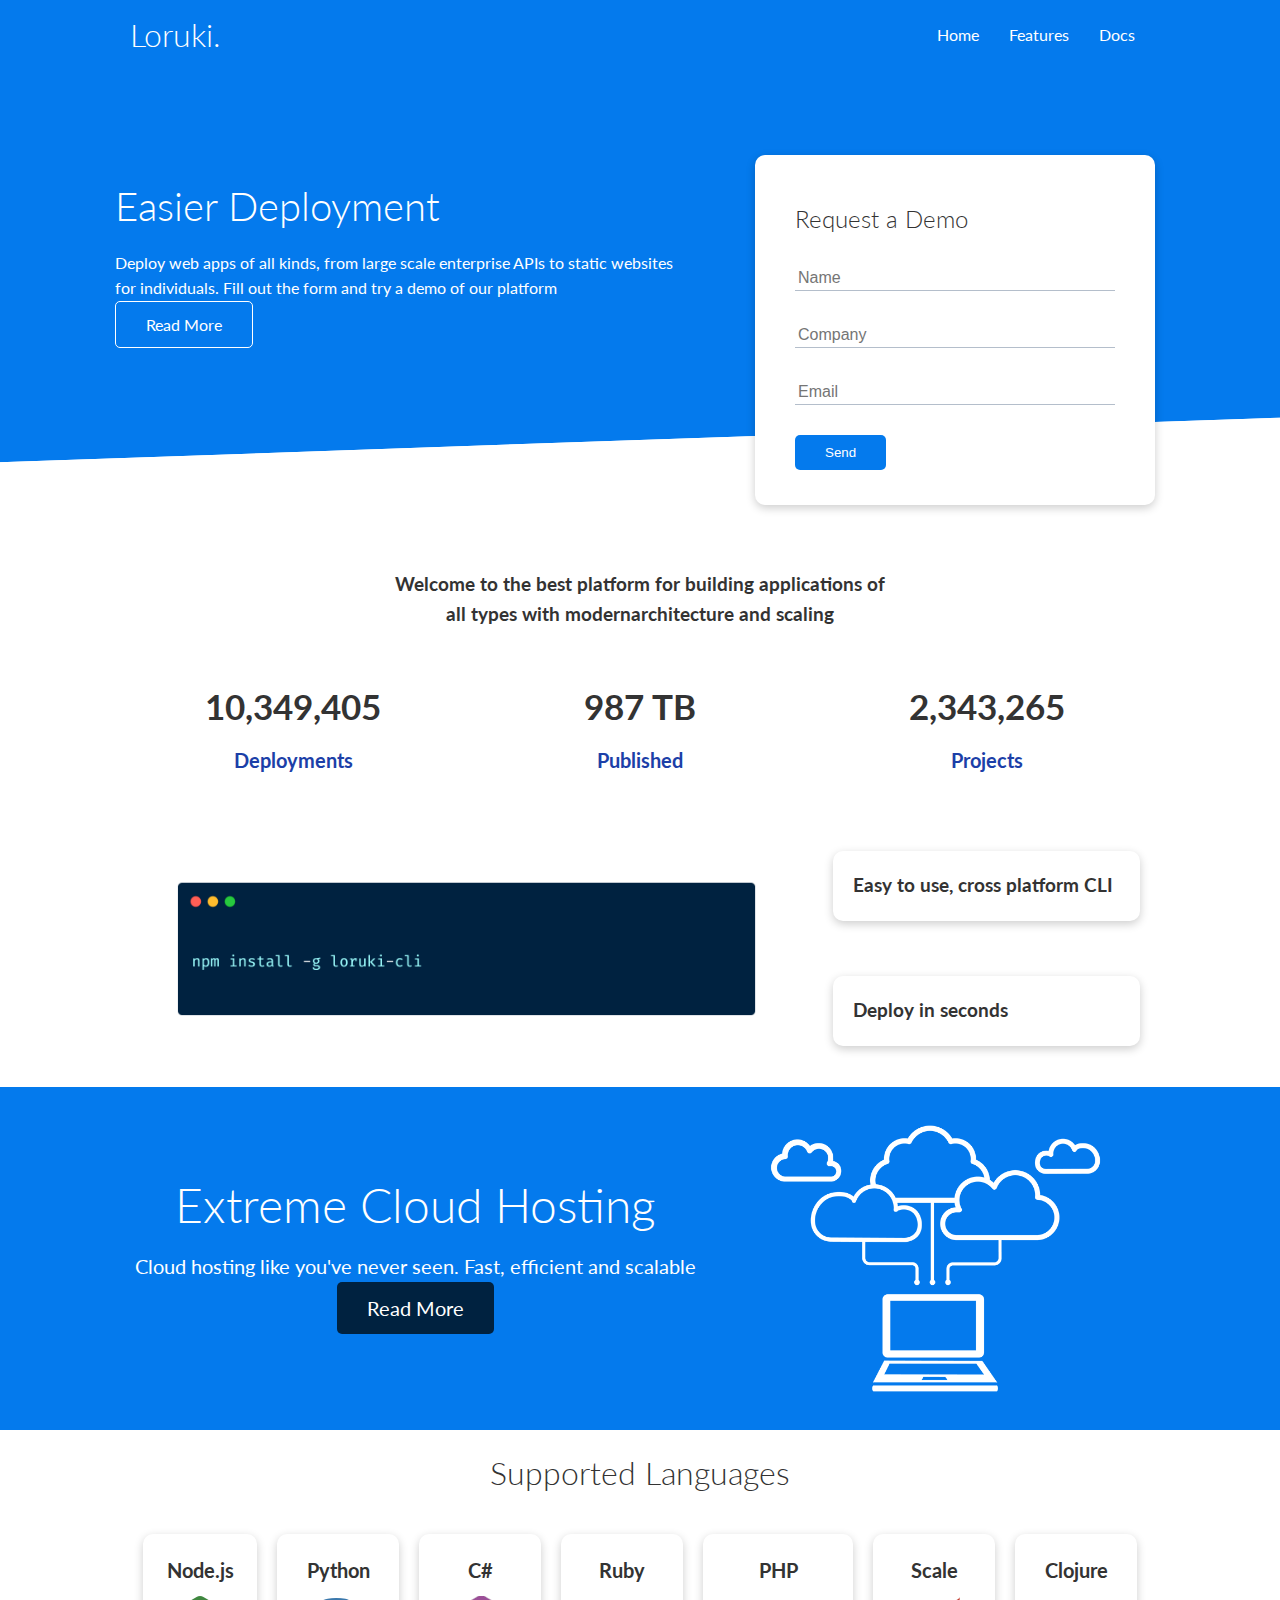
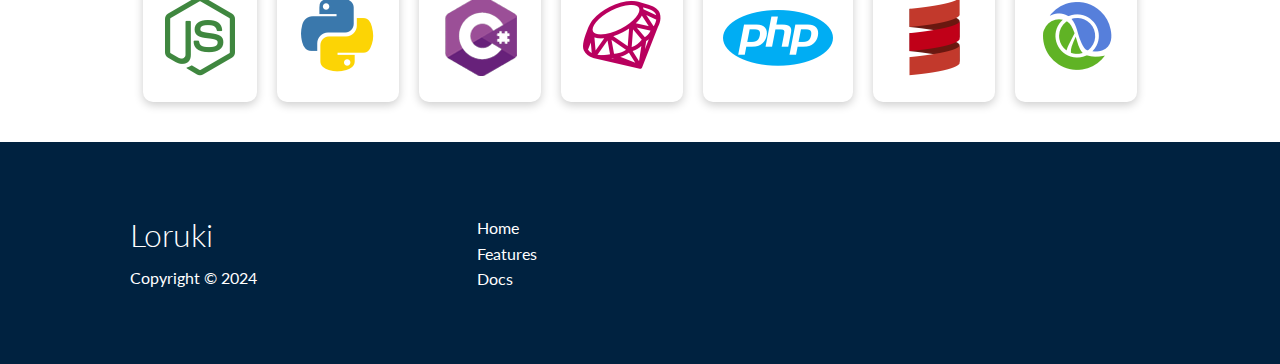
<file: index.html>
<!DOCTYPE html>
<html lang="en">
  <head>
    <meta charset="UTF-8" />
    <meta name="viewport" content="width=device-width, initial-scale=1.0" />
    <link
      rel="stylesheet"
      href="https://cdnjs.cloudflare.com/ajax/libs/font-awesome/6.5.1/css/all.min.css"
      integrity="sha512-DTOQO9RWCH3ppGqcWaEA1BIZOC6xxalwEsw9c2QQeAIftl+Vegovlnee1c9QX4TctnWMn13TZye+giMm8e2LwA=="
      crossorigin="anonymous"
      referrerpolicy="no-referrer"
    />
    <link rel="stylesheet" href="css/utilities.css" />
    <link rel="stylesheet" href="css/style.css" />
    <title>Loruki | Cloud Hosting For Everyone</title>
  </head>
  <body>
    <!-- Navbar -->
    <div class="navbar">
      <div class="container flex">
        <h1 class="logo">Loruki.</h1>
        <nav>
          <ul>
            <li><a href="index.html">Home</a></li>
            <li><a href="features.html">Features</a></li>
            <li><a href="docs.html">Docs</a></li>
          </ul>
        </nav>
      </div>
    </div>

    <!-- Showcase -->
    <section class="showcase">
      <div class="container grid">
        <div class="showcase-text">
          <h1>Easier Deployment</h1>
          <p>
            Deploy web apps of all kinds, from large scale enterprise APIs to
            static websites for individuals. Fill out the form and try a demo of
            our platform
            <a href="features.html" class="btn btn-outline">Read More</a>
          </p>
        </div>
        <div class="showcase-form card">
          <h2>Request a Demo</h2>
          <form>
            <div class="form-control">
              <input type="text" name="name" placeholder="Name" required />
            </div>
            <div class="form-control">
              <input
                type="text"
                name="company"
                placeholder="Company"
                required
              />
            </div>
            <div class="form-control">
              <input type="email" name="email" placeholder="Email" required />
            </div>
            <input type="submit" value="Send" class="btn btn-primary" />
          </form>
        </div>
      </div>
    </section>

    <!-- Stats -->
    <section class="stats">
      <div class="container">
        <h3 class="stats-heading text-center my-1">
          Welcome to the best platform for building applications of all types
          with modernarchitecture and scaling
        </h3>

        <div class="grid grid-3 text-center my-4">
          <div>
            <i class="fas fa-server fa-3x"></i>
            <h3>10,349,405</h3>
            <p class="text-secondary">Deployments</p>
          </div>
          <div>
            <i class="fas fa-upload fa-3x"></i>
            <h3>987 TB</h3>
            <p class="text-secondary">Published</p>
          </div>
          <div>
            <i class="fas fa-project-diagram fa-3x"></i>
            <h3>2,343,265</h3>
            <p class="text-secondary">Projects</p>
          </div>
        </div>
      </div>
    </section>

    <!-- Cli -->
    <section class="cli">
      <div class="container grid">
        <img src="images/cli.png" alt="" />
        <div class="card">
          <h3>Easy to use, cross platform CLI</h3>
        </div>
        <div class="card">
          <h3>Deploy in seconds</h3>
        </div>
      </div>
    </section>
    <!-- Cloud -->
    <section class="cloud bg-primary my-2 py-2">
      <div class="container grid">
        <div class="text-center">
          <h2 class="lg">Extreme Cloud Hosting</h2>
          <p class="lead my-1">
            Cloud hosting like you've never seen. Fast, efficient and scalable
          <a href="features.html" class="btn btn-dark">Read More</a>
          </p>
        </div>
        <img src="images/cloud.png" alt="">
      </div>
    </section>
    <!-- Languages -->
    <section class="languages">
      <h2 class="md text-center my-2">
        Supported Languages
      </h2>
      <div class="container flex">
        <div class="card">
          <h4>Node.js</h4>
          <img src="images/logos/node.png" alt="">
        </div>
        <div class="card">
          <h4>Python</h4>
          <img src="images/logos/python.png" alt="">
        </div>
        <div class="card">
          <h4>C#</h4>
          <img src="images/logos/csharp.png" alt="">
        </div>
        <div class="card">
          <h4>Ruby</h4>
          <img src="images/logos/ruby.png" alt="">
        </div>
        <div class="card">
          <h4>PHP</h4>
          <img src="images/logos/php.png" alt="">
        </div>
        <div class="card">
          <h4>Scale</h4>
          <img src="images/logos/scala.png" alt="">
        </div>
        <div class="card">
          <h4>Clojure</h4>
          <img src="images/logos/clojure.png" alt="">
        </div>
      </div>
    </section>

    <!-- Footer -->
    <footer class="footer bg-dark py-5">
      <div class="container grid grid-3">
        <div>
          <h1>Loruki</h1>
          <p>Copyright &copy; 2024</p>
        </div>
        <nav>
          <ul>
            <li><a href="index.html">Home</a></li>
            <li><a href="features.html">Features</a></li>
            <li><a href="docs.html">Docs</a></li>
          </ul>
        </nav>
        <div class="social">
          <a href="#"><i class="fab fa-github fa-2x"></i></a>
          <a href="#"><i class="fab fa-facebook fa-2x"></i></a>
          <a href="#"><i class="fab fa-instagram fa-2x"></i></a>
          <a href="#"><i class="fab fa-twitter fa-2x"></i></a>
        </div>
      </div>
    </footer>
  </body>
</html>
</file>
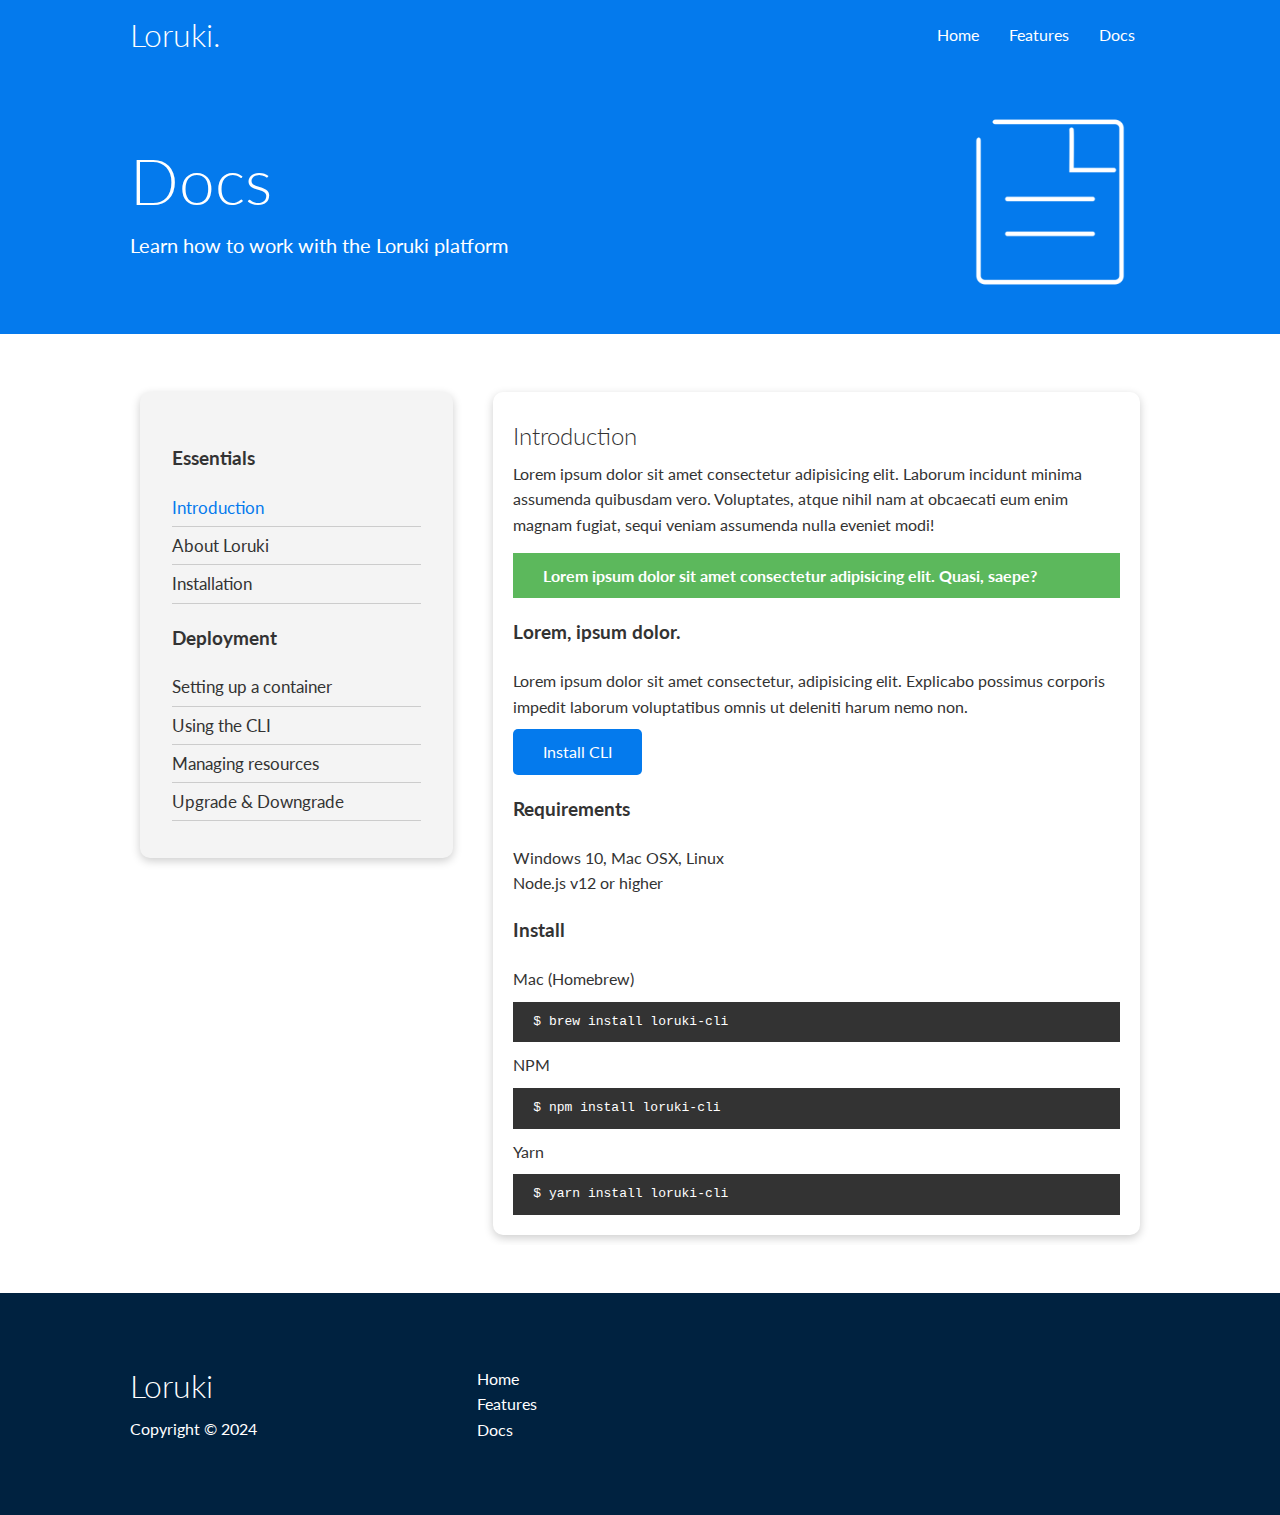
<file: docs.html>
<!DOCTYPE html>
<html lang="en">
  <head>
    <meta charset="UTF-8" />
    <meta name="viewport" content="width=device-width, initial-scale=1.0" />
    <link
      rel="stylesheet"
      href="https://cdnjs.cloudflare.com/ajax/libs/font-awesome/6.5.1/css/all.min.css"
      integrity="sha512-DTOQO9RWCH3ppGqcWaEA1BIZOC6xxalwEsw9c2QQeAIftl+Vegovlnee1c9QX4TctnWMn13TZye+giMm8e2LwA=="
      crossorigin="anonymous"
      referrerpolicy="no-referrer"
    />
    <link rel="stylesheet" href="css/utilities.css" />
    <link rel="stylesheet" href="css/style.css" />
    <title>Loruki | Cloud Hosting For Everyone</title>
  </head>
  <body>
    <!-- Navbar -->
    <div class="navbar">
      <div class="container flex">
        <h1 class="logo">Loruki.</h1>
        <nav>
          <ul>
            <li><a href="index.html">Home</a></li>
            <li><a href="features.html">Features</a></li>
            <li><a href="docs.html">Docs</a></li>
          </ul>
        </nav>
      </div>
    </div>

    <!-- Head -->
    <section class="docs-head bg-primary py-3">
      <div class="container grid">
        <div>
          <h1 class="xl">Docs</h1>
          <p class="lead">Learn how to work with the Loruki platform</p>
        </div>
        <img src="images/docs.png" alt="" />
      </div>
    </section>

    <!-- Docs main -->
    <section class="docs-main my-4">
      <div class="container grid">
        <div class="card bg-light p-3">
          <h3 class="my-2">Essentials</h3>
          <nav>
            <ul>
              <li><a class="text-primary" href="#">Introduction</a></li>
              <li><a href="#">About Loruki</a></li>
              <li><a href="#">Installation</a></li>
            </ul>
          </nav>

          <h3 class="my-2">Deployment</h3>
          <nav>
            <ul>
              <li><a href="#">Setting up a container</a></li>
              <li><a href="#">Using the CLI</a></li>
              <li><a href="#">Managing resources</a></li>
              <li><a href="#">Upgrade & Downgrade</a></li>
            </ul>
          </nav>
        </div>
        <div class="card">
          <h2>Introduction</h2>
          <p>
            Lorem ipsum dolor sit amet consectetur adipisicing elit. Laborum
            incidunt minima assumenda quibusdam vero. Voluptates, atque nihil
            nam at obcaecati eum enim magnam fugiat, sequi veniam assumenda
            nulla eveniet modi!
          </p>

          <div class="alert alert-success">
            <i class="fas fa-info"></i>Lorem ipsum dolor sit amet consectetur
            adipisicing elit. Quasi, saepe?
          </div>

          <h3>Lorem, ipsum dolor.</h3>
          <p>
            Lorem ipsum dolor sit amet consectetur, adipisicing elit. Explicabo
            possimus corporis impedit laborum voluptatibus omnis ut deleniti
            harum nemo non.
          </p>
          <a href="#" class="btn btn-primary">Install CLI</a>

          <h3>Requirements</h3>
          <ul>
            <li>Windows 10, Mac OSX, Linux</li>
            <li>Node.js v12 or higher</li>
          </ul>

          <h3>Install</h3>
          <p>Mac (Homebrew)</p>
          <pre><code>$ brew install loruki-cli</code></pre>
          <p>NPM</p>
          <pre><code>$ npm install loruki-cli</code></pre>
          <p>Yarn</p>
          <pre><code>$ yarn install loruki-cli</code></pre>

        </div>
      </div>
    </section>

    <!-- Footer -->
    <footer class="footer bg-dark py-5">
      <div class="container grid grid-3">
        <div>
          <h1>Loruki</h1>
          <p>Copyright &copy; 2024</p>
        </div>
        <nav>
          <ul>
            <li><a href="index.html">Home</a></li>
            <li><a href="features.html">Features</a></li>
            <li><a href="docs.html">Docs</a></li>
          </ul>
        </nav>
        <div class="social">
          <a href="#"><i class="fab fa-github fa-2x"></i></a>
          <a href="#"><i class="fab fa-facebook fa-2x"></i></a>
          <a href="#"><i class="fab fa-instagram fa-2x"></i></a>
          <a href="#"><i class="fab fa-twitter fa-2x"></i></a>
        </div>
      </div>
    </footer>
  </body>
</html>
</file>
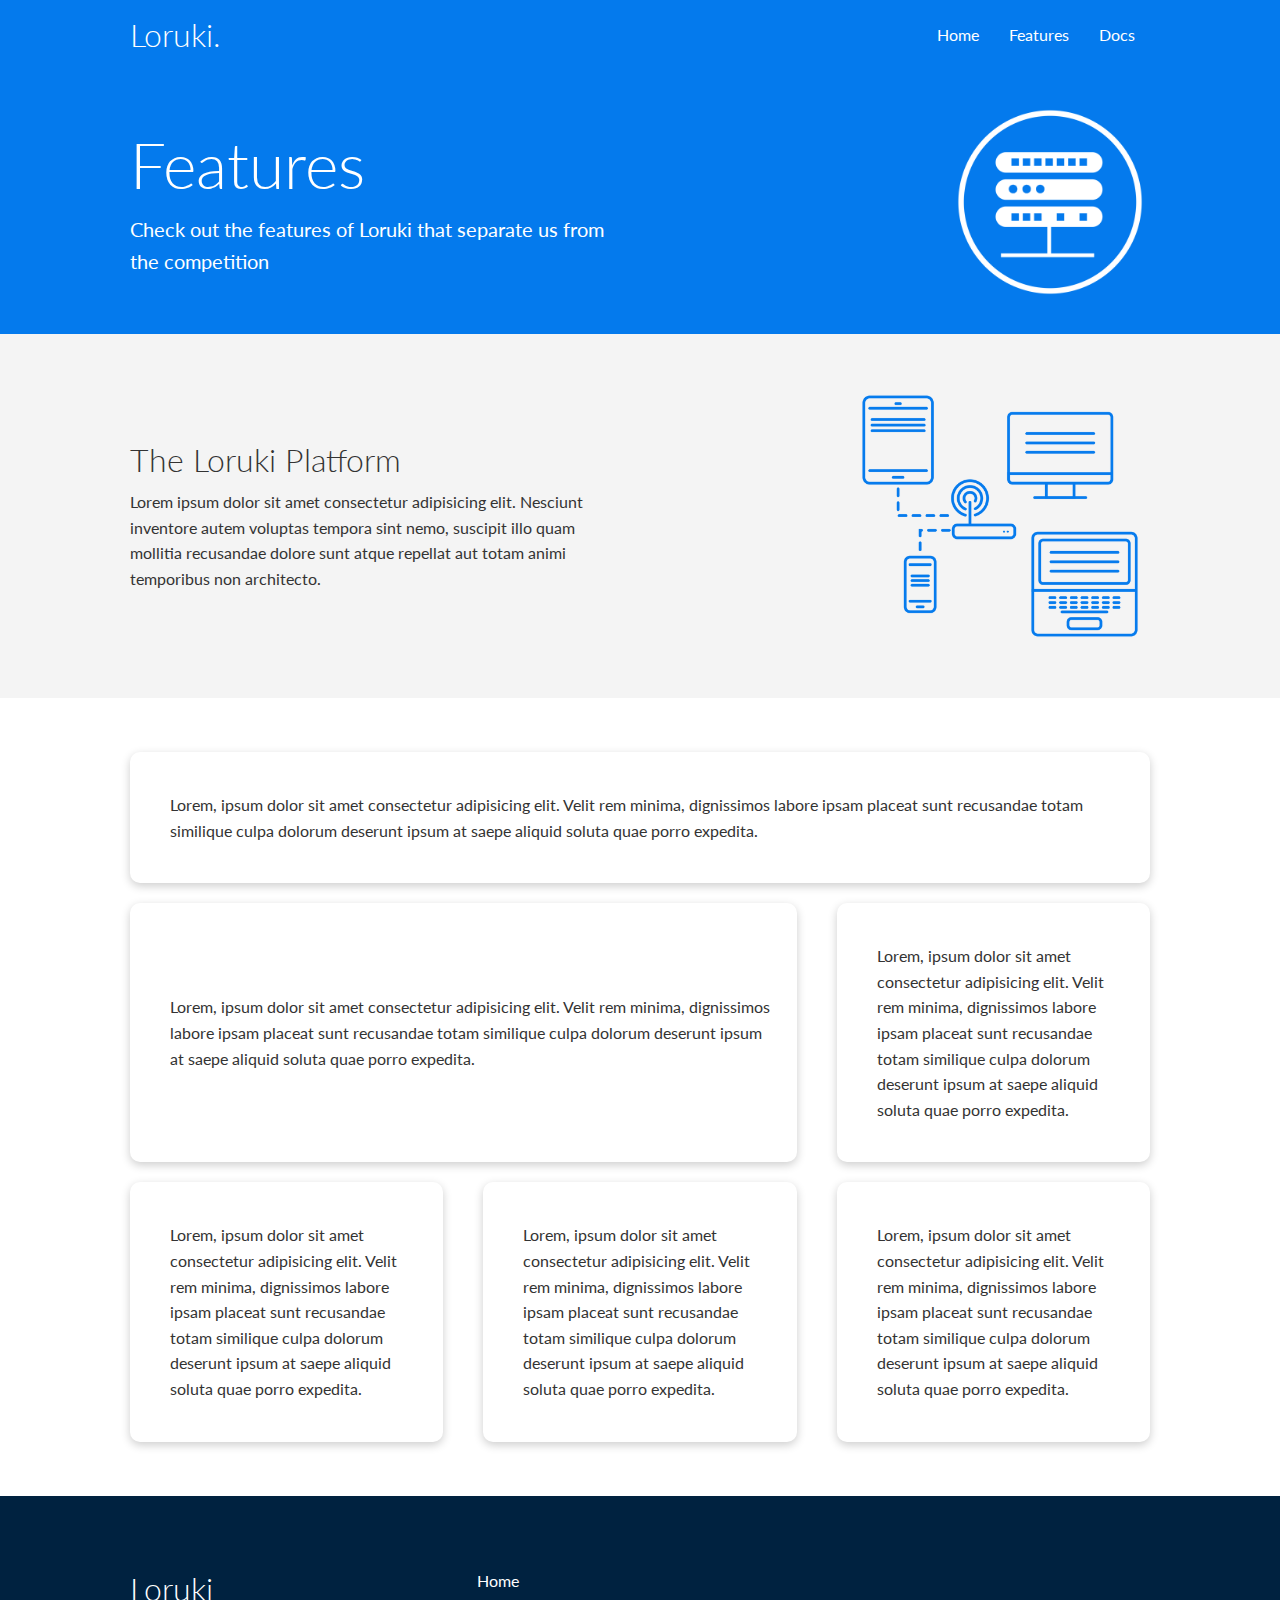
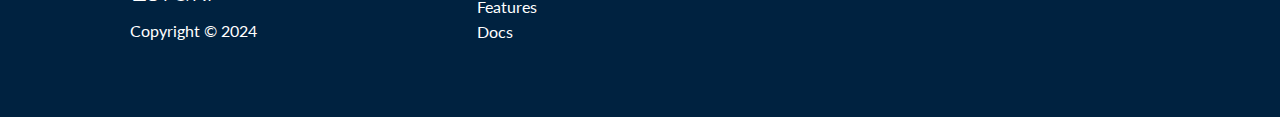
<file: features.html>
<!DOCTYPE html>
<html lang="en">
  <head>
    <meta charset="UTF-8" />
    <meta name="viewport" content="width=device-width, initial-scale=1.0" />
    <link
      rel="stylesheet"
      href="https://cdnjs.cloudflare.com/ajax/libs/font-awesome/6.5.1/css/all.min.css"
      integrity="sha512-DTOQO9RWCH3ppGqcWaEA1BIZOC6xxalwEsw9c2QQeAIftl+Vegovlnee1c9QX4TctnWMn13TZye+giMm8e2LwA=="
      crossorigin="anonymous"
      referrerpolicy="no-referrer"
    />
    <link rel="stylesheet" href="css/utilities.css" />
    <link rel="stylesheet" href="css/style.css" />
    <title>Loruki | Cloud Hosting For Everyone</title>
  </head>
  <body>
    <!-- Navbar -->
    <div class="navbar">
      <div class="container flex">
        <h1 class="logo">Loruki.</h1>
        <nav>
          <ul>
            <li><a href="index.html">Home</a></li>
            <li><a href="features.html">Features</a></li>
            <li><a href="docs.html">Docs</a></li>
          </ul>
        </nav>
      </div>
    </div>

    <!-- Head -->
    <section class="features-head bg-primary py-3">
      <div class="container grid">
        <div>
          <h1 class="xl">Features</h1>
          <p class="lead">
            Check out the features of Loruki that separate us from the
            competition
          </p>
        </div>
        <img src="images/server.png" alt="" />
      </div>
    </section>

    <!-- Sub head -->
    <section class="features-sub-head bg-light py-3">
      <div class="container grid">
        <div>
          <h1 class="md">The Loruki Platform</h1>
          <p>
            Lorem ipsum dolor sit amet consectetur adipisicing elit. Nesciunt
            inventore autem voluptas tempora sint nemo, suscipit illo quam
            mollitia recusandae dolore sunt atque repellat aut totam animi
            temporibus non architecto.
          </p>
        </div>
        <img src="images/server2.png" alt="" />
      </div>
    </section>

    <section class="features-main my-2">
      <div class="container grid grid-3">
        <div class="card flex">
          <i class="fas fa-server fa-3x"></i>
          <p>
            Lorem, ipsum dolor sit amet consectetur adipisicing elit. Velit rem
            minima, dignissimos labore ipsam placeat sunt recusandae totam
            similique culpa dolorum deserunt ipsum at saepe aliquid soluta quae
            porro expedita.
          </p>
        </div>
        <div class="card flex">
            <i class="fas fa-database fa-3x"></i>
            <p>
              Lorem, ipsum dolor sit amet consectetur adipisicing elit. Velit rem
              minima, dignissimos labore ipsam placeat sunt recusandae totam
              similique culpa dolorum deserunt ipsum at saepe aliquid soluta quae
              porro expedita.
            </p>
          </div>
          <div class="card flex">
            <i class="fas fa-power-off fa-3x"></i>
            <p>
              Lorem, ipsum dolor sit amet consectetur adipisicing elit. Velit rem
              minima, dignissimos labore ipsam placeat sunt recusandae totam
              similique culpa dolorum deserunt ipsum at saepe aliquid soluta quae
              porro expedita.
            </p>
          </div>
          <div class="card flex">
            <i class="fas fa-laptop-code fa-3x"></i>
            <p>
              Lorem, ipsum dolor sit amet consectetur adipisicing elit. Velit rem
              minima, dignissimos labore ipsam placeat sunt recusandae totam
              similique culpa dolorum deserunt ipsum at saepe aliquid soluta quae
              porro expedita.
            </p>
          </div>
          <div class="card flex">
            <i class="fas fa-upload fa-3x"></i>
            <p>
              Lorem, ipsum dolor sit amet consectetur adipisicing elit. Velit rem
              minima, dignissimos labore ipsam placeat sunt recusandae totam
              similique culpa dolorum deserunt ipsum at saepe aliquid soluta quae
              porro expedita.
            </p>
          </div>
          <div class="card flex">
            <i class="fas fa-server fa-3x"></i>
            <p>
              Lorem, ipsum dolor sit amet consectetur adipisicing elit. Velit rem
              minima, dignissimos labore ipsam placeat sunt recusandae totam
              similique culpa dolorum deserunt ipsum at saepe aliquid soluta quae
              porro expedita.
            </p>
          </div>
      </div>
    </section>

    <!-- Footer -->
    <footer class="footer bg-dark py-5">
      <div class="container grid grid-3">
        <div>
          <h1>Loruki</h1>
          <p>Copyright &copy; 2024</p>
        </div>
        <nav>
          <ul>
            <li><a href="index.html">Home</a></li>
            <li><a href="features.html">Features</a></li>
            <li><a href="docs.html">Docs</a></li>
          </ul>
        </nav>
        <div class="social">
          <a href="#"><i class="fab fa-github fa-2x"></i></a>
          <a href="#"><i class="fab fa-facebook fa-2x"></i></a>
          <a href="#"><i class="fab fa-instagram fa-2x"></i></a>
          <a href="#"><i class="fab fa-twitter fa-2x"></i></a>
        </div>
      </div>
    </footer>
  </body>
</html>
</file>
<file: css/utilities.css>
.container {
  max-width: 1100px;
  margin: 0 auto;
  /*  getting rid of th space from the h1 margin */
  overflow: auto;
  padding: 0 40px;
}

.card {
  background-color: #fff;
  color: #333;
  border-radius: 10px;
  box-shadow: 0 3px 10px rgba(0, 0, 0, 0.2);
  padding: 20px;
  margin: 10px;
}

.btn {
  display: inline-block;
  padding: 10px 30px;
  cursor: pointer;
  background: var(--primary-color);
  color: #fff;
  border: none;
  border-radius: 5px;
}

.btn-outline {
  background-color: transparent;
  border: 1px #fff solid;
}

.btn:hover {
  transform: scale(0.9);
}

/* Background & colored buttons */
.bg-primary,
.btn-primary {
  background-color: var(--primary-color);
  color: #fff;
}

.bg-secondary,
.btn-secondary {
  background-color: var(--secondary-color);
  color: #fff;
}

.bg-dark,
.btn-dark {
  background-color: var(--dark-color);
  color: #fff;
}

.bg-light,
.btn-light {
  background-color: var(--light-color);
  color: #333;
}

.bg-primary a,
.btn-primary a,
.bg-secondary a,
.btn-secondary a,
.bg-dark a,
.btn-dark a {
    color: #fff;
}

/* Text colors */
.text-primary {
  color: var(--primary-color);
}

.text-secondary {
  color: var(--secondary-color);
}

.text-dark {
  color: var(--dark-color);
}

.text-light {
  color: var(--light-color);
}

/* Text sizes */
.lead {
  font-size: 20px;
}

.sm {
  font-size: 1rem;
}

.md {
  font-size: 2rem;
}

.lg {
  font-size: 3rem;
}

.xl {
  font-size: 4rem;
}

.text-center {
  text-align: center;
}

/* Alert */
.alert {
  background-color: var(--light-color);
  padding: 10px 20px;
  font-weight: bold;
  margin: 15px 0;
}

.alert i {
  margin-right: 10px;
}

.alert-success {
  background-color: var(--success-color);
  color: #fff;
}

.alert-error {
  background-color: var(--success-error);
  color: #fff;
}

.flex {
  display: flex;
  justify-content: center;
  align-items: center;
  height: 100%;
}

.grid {
  display: grid;
  grid-template-columns: repeat(2, 1fr);
  gap: 20px;
  justify-content: center;
  align-items: center;
  height: 100%;
}

.grid-3 {
  grid-template-columns: repeat(3, 1fr);
}

/* Margin */
.my-1 {
  margin: 1rem 0;
}

.my-2 {
  margin: 1.5rem 0;
}

.my-3 {
  margin: 2rem 0;
}

.my-4 {
  margin: 3rem 0;
}

.my-5 {
  margin: 4rem 0;
}

.m-1 {
  margin: 1rem;
}

.m-2 {
  margin: 1.5rem;
}

.m-3 {
  margin: 2rem;
}

.m-4 {
  margin: 3rem;
}

.m-5 {
  margin: 4rem;
}

/* Padding */
.py-1 {
  padding: 1rem 0;
}

.py-2 {
  padding: 1.5rem 0;
}

.py-3 {
  padding: 2rem 0;
}

.py-4 {
  padding: 3rem 0;
}

.py-5 {
  padding: 4rem 0;
}

.p-1 {
  padding: 1rem;
}

.p-2 {
  padding: 1.5rem;
}

.p-3 {
  padding: 2rem;
}

.p-4 {
  padding: 3rem;
}

.p-5 {
  padding: 4rem;
}
</file>
<file: css/style.css>
@import url("https://fonts.googleapis.com/css2?family=Lato:wght@300&display=swap");

:root {
  --primary-color: #047aed;
  --secondary-color: #1c3fa8;
  --dark-color: #002240;
  --light-color: #f4f4f4;
  --success-color: #5cb85c;
  --error-color: #d9534f;
}

* {
  box-sizing: border-box;
  margin: 0;
  padding: 0;
}

body {
  font-family: "Lato", sans-serif;
  color: #333;
  line-height: 1.6;
}

ul {
  list-style-type: none;
}

a {
  text-decoration: none;
  color: #333;
}

h1,
h2 {
  font-weight: 300;
  line-height: 1.2;
  margin: 10px 0;
}

p {
  margin: 10px 0;
}

img {
  /* images will take 100% of the container */
  width: 100%;
}

code,
pre {
  background: #333;
  color: #fff;
  padding: 10px;
}

/* Navbar */
.navbar {
  background-color: var(--primary-color);
  color: #fff;
  height: 70px;
}

.navbar ul {
  display: flex;
}

.navbar a {
  color: #fff;
  padding: 10px;
  margin: 0 5px;
}

.navbar a:hover {
  border-bottom: 2px #fff solid;
}

.navbar .flex {
  justify-content: space-between;
}

/* Showcase */
.showcase {
  height: 400px;
  background-color: var(--primary-color);
  color: #fff;
  position: relative;
}

.showcase h1 {
  font-size: 40px;
}

.showcase p {
  margin: 20px 0;
}

.showcase .grid {
  overflow: visible;
  grid-template-columns: 55% 45%;
  gap: 30px;
}

.showcase-text {
  animation: slideInFromLeft 1s ease-in;
}

.showcase-form {
  position: relative;
  top: 60px;
  height: 350px;
  width: 400px;
  padding: 40px;
  z-index: 100;
  justify-self: flex-end;
  animation: slideInFromRight 1s ease-in;
}

.showcase-form .form-control {
  margin: 30px 0;
}

.showcase-form input[type="text"],
.showcase-form input[type="email"] {
  border: 0;
  border-bottom: 1px solid #b4becb;
  width: 100%;
  padding: 3px;
  font-size: 16px;
}

.showcase-form input:focus {
  outline: none;
}

.showcase::before,
.showcase::after {
  content: "";
  position: absolute;
  height: 100px;
  bottom: -70px;
  right: 0;
  left: 0;
  background: #fff;
  transform: skewY(-2deg);
  -webkit-transform: skewY(-2deg);
  -moz-transform: skewY(-2deg);
  -ms-transform: skewY(-2deg);
}

/* Stats */
.stats {
  padding-top: 100px;
  animation: slideInFromBottom 1s ease-in;
}

.stats-heading {
  max-width: 500px;
  margin: auto;
}

.stats .grid h3 {
  font-size: 35px;
}

.stats .grid p {
  font-size: 20px;
  font-weight: bold;
}

/* Cli */
.cli .grid {
  grid-template-columns: repeat(3, 1fr);
  grid-template-rows: repeat(2, 1fr);
}

.cli .grid > *:first-child {
  grid-column: 1 / span 2;
  grid-row: 1 / span 2;
}

/* Cloud */
.cloud .grid {
  grid-template-columns: 4fr 3fr;
}

.languages .flex {
  flex-wrap: wrap;
}

/* Languages */
.languages .card {
  text-align: center;
  margin: 18px 10px 40px;
  transition: transform 0.2s ease-in;
}

.languages .card h4 {
  font-size: 20px;
  margin-bottom: 10px;
}

.languages .card:hover {
  transform: translateY(-15px);
}

/* Features */
.features-head img,
.docs-head img {
  width: 200px;
  justify-self: flex-end;
}

.features-sub-head img {
  width: 300px;
  justify-self: flex-end;
}

.features-main .card > i {
  margin-right: 20px;
}

.features-main .grid {
  padding: 30px;
}

.features-main .grid > *:first-child {
  grid-column: 1 / span 3;
}

.features-main .grid > *:nth-child(2) {
  grid-column: 1 / span 2;
}

/* Docs */
.docs-main h3 {
  margin: 20px 0;
}

.docs-main .grid {
  grid-template-columns: 1fr 2fr;
  align-items: flex-start;
}

.docs-main nav li {
  font-size: 17px;
  padding-bottom: 5px;
  margin-bottom: 5px;
  border-bottom: 1px #ccc solid;
}

.docs-main a:hover {
  font-weight: bold;
}

/* Footer */
.footer .social a {
  margin: 0 10px;
}

/* Animations */
@keyframes slideInFromLeft {
  0% {
    transform: translateX(-100%);
  }

  100% {
    transform: translateX(0);
  }
}

@keyframes slideInFromRight {
  0% {
    transform: translateX(100%);
  }

  100% {
    transform: translateX(0);
  }
}

@keyframes slideInFromTop {
  0% {
    transform: translateY(-100%);
  }

  100% {
    transform: translateY(0);
  }
}

@keyframes slideInFromBottom {
  0% {
    transform: translateY(100%);
  }

  100% {
    transform: translateY(0);
  }
}

/* Tablets and under */
@media (max-width: 768px) {
  /* body {display: none;} */

  .grid,
  .showcase-form .grid,
  .stats .grid,
  .cli .grid,
  .cloud .grid,
  .features-main .grid,
  .docs-main .grid {
    grid-template-columns: 1fr;
    grid-template-rows: 1fr;
  }

  .showcase {
    height: auto;
  }

  .showcase-text {
    text-align: center;
    margin-top: 40px;
    animation: slideInFromTop 1s ease-in;
  }

  .showcase-form {
    justify-self: center;
    margin: auto;
    animation: slideInFromBottom 1s ease-in;
  }

  .cli .grid > *:first-child {
    grid-column: 1;
    grid-row: 1;
  }

  .features-head,
  .features-sub-head,
  .docs-head {
    text-align: center;
  }

  .features-head img,
  .features-sub-head img,
  .docs-head img {
    justify-self: center;
  }

  .features-main .grid > *:first-child,
  .features-main .grid > *:nth-child(2) {
    grid-column: 1;
  }
}

/* Mobile */
@media (max-width: 500px) {
  .navbar {
    height: 110px;
  }

  .navbar .flex {
    flex-direction: column;
  }

  .navbar ul {
    padding: 10px;
    background-color: rgba(0, 0, 0, 0.1);
  }

  .showcase-form {
    width: 300px;
  }
}
</file>
